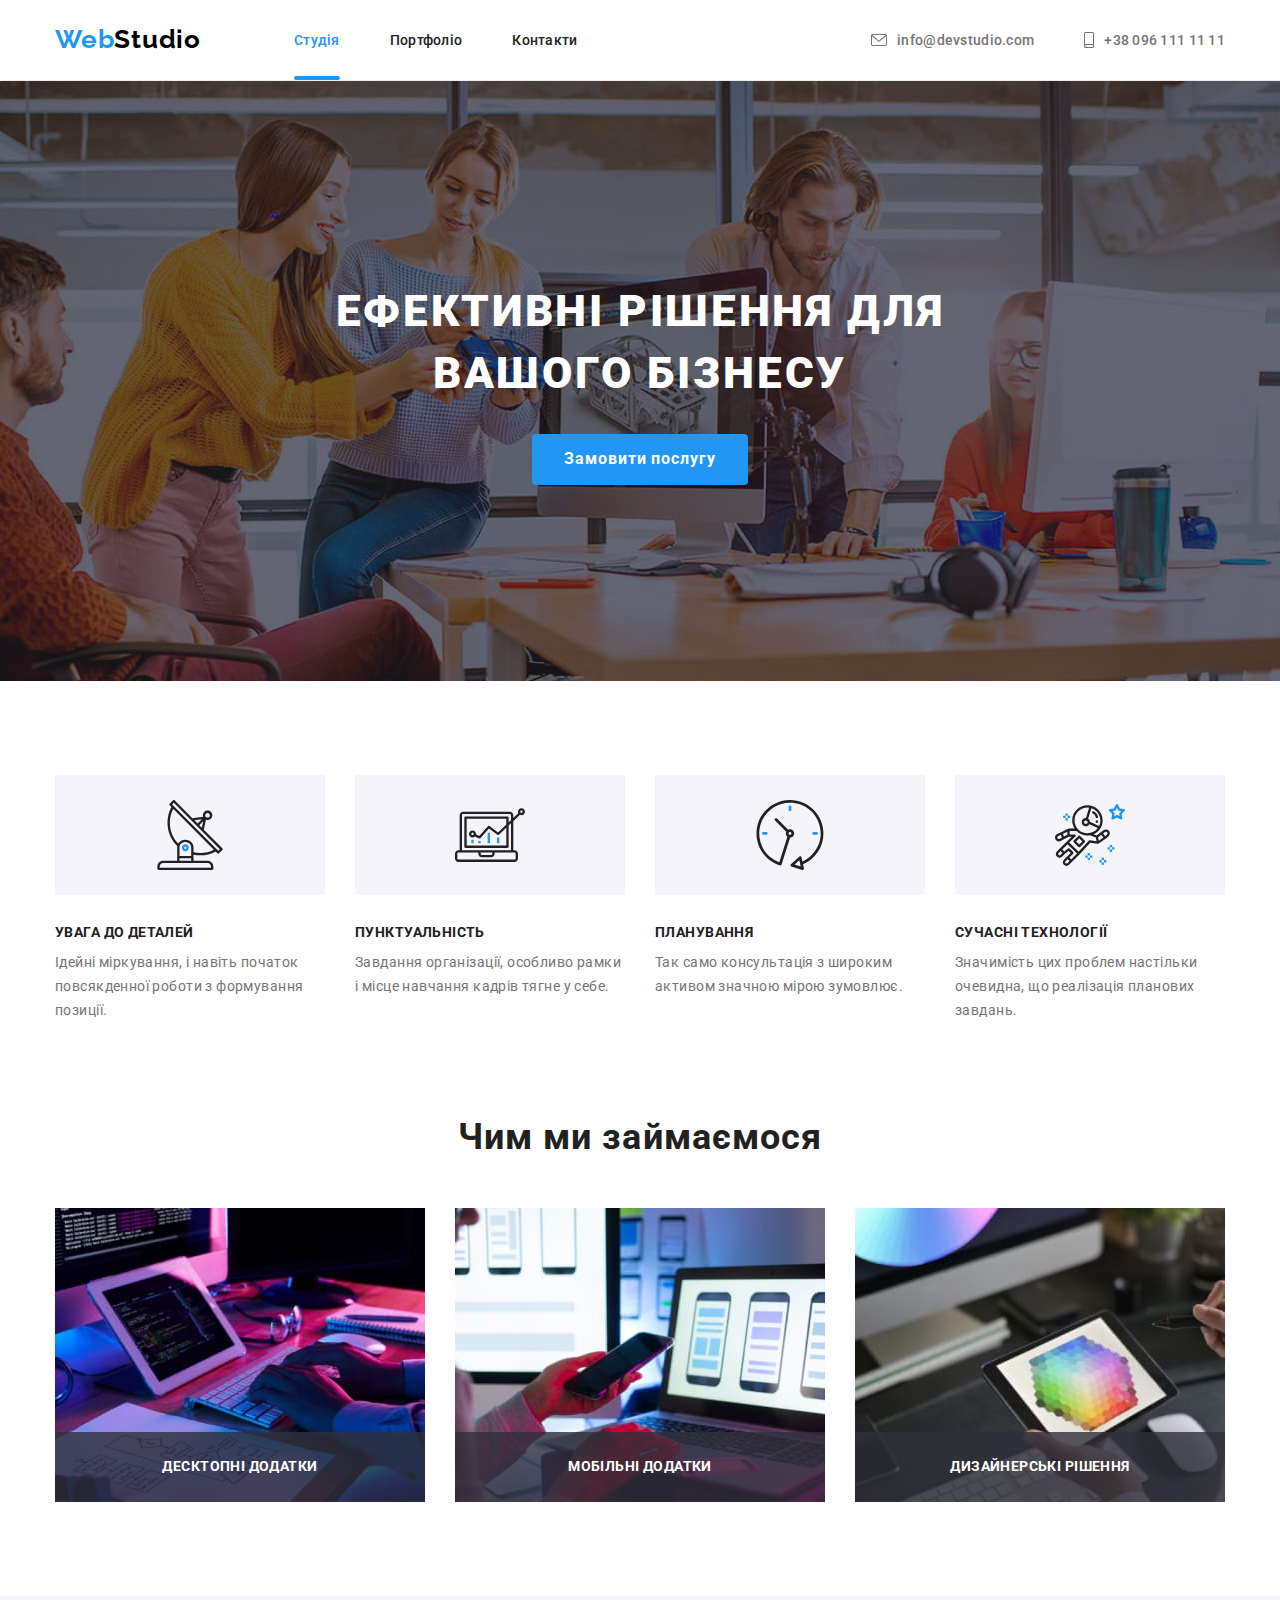
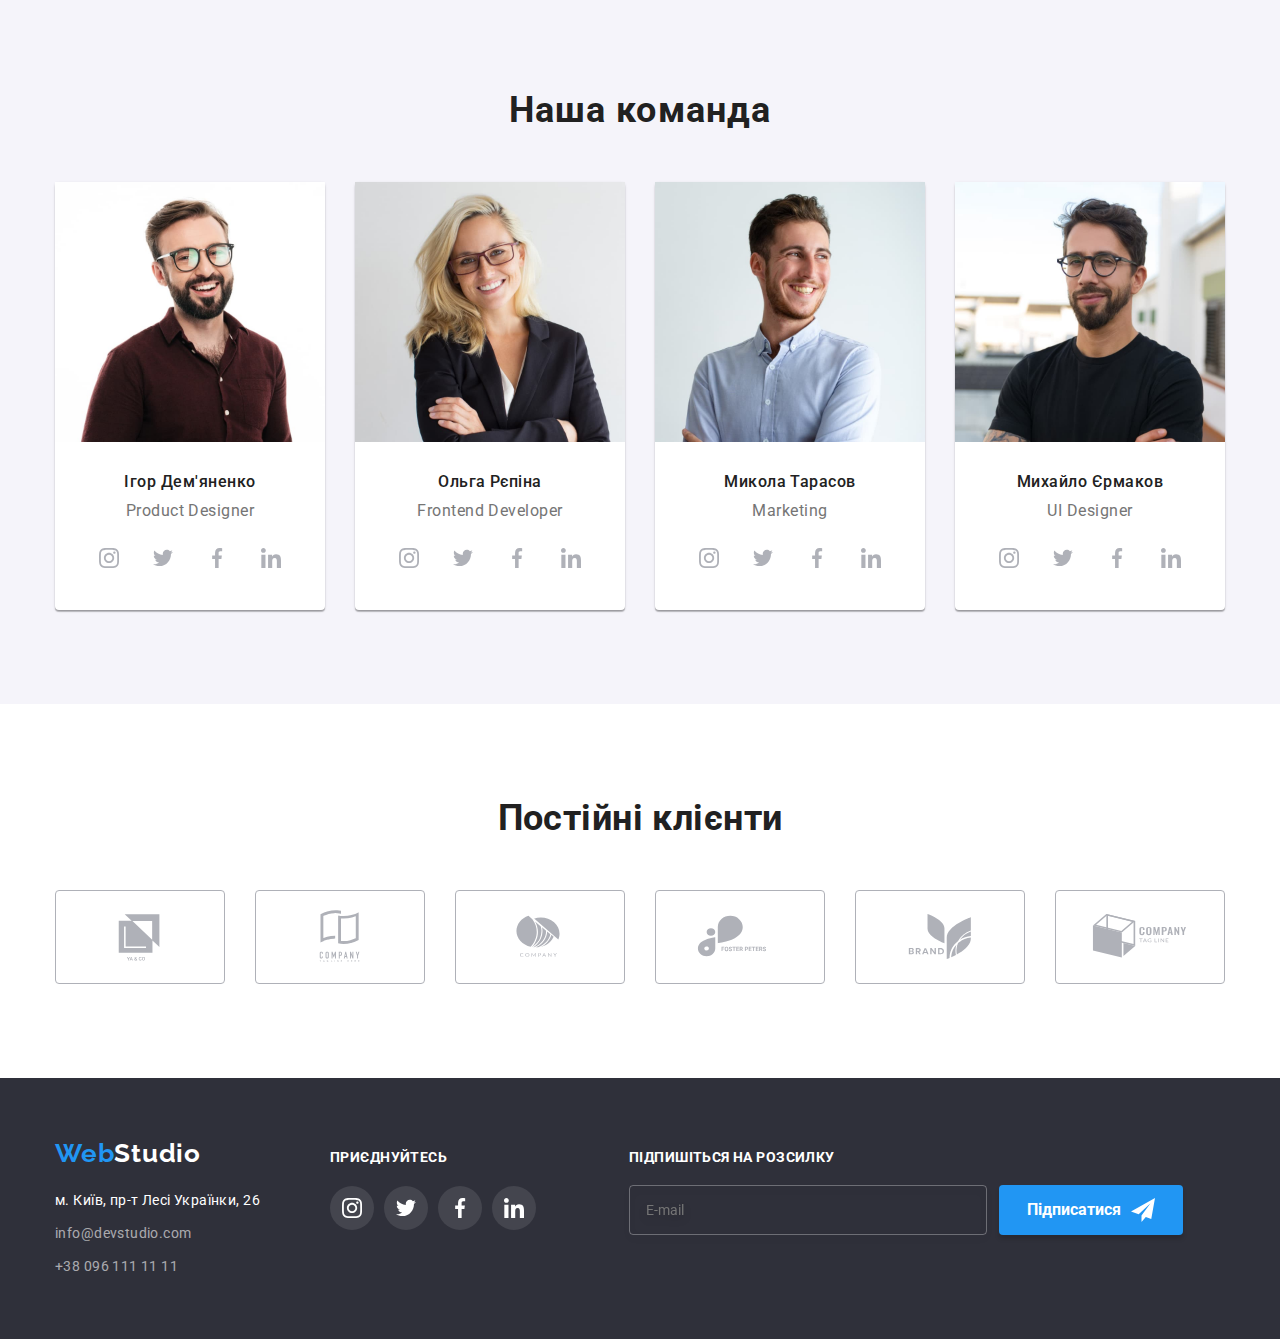
<file: index.html>
<!DOCTYPE html>
<html lang="uk">
  <head>
    <meta charset="UTF-8" />
    <meta http-equiv="X-UA-Compatible" content="IE=edge" />
    <meta name="viewport" content="width=device-width, initial-scale=1.0" />
    <title>WebStudio</title>

    <link rel="preconnect" href="https://fonts.googleapis.com" />
    <link rel="preconnect" href="https://fonts.gstatic.com" crossorigin />
    <link
      href="https://fonts.googleapis.com/css2?family=Raleway:wght@700&family=Roboto:wght@400;500;700;900&display=swap"
      rel="stylesheet"
    />

    <link
      rel="stylesheet"
      href="https://cdnjs.cloudflare.com/ajax/libs/modern-normalize/1.1.0/modern-normalize.min.css"
    />
    <link rel="stylesheet" href="./css/styles.css" />
  </head>
  <body>
    <!-- хeдер -->

    <header class="header">
      <div class="container site-nav">
        <nav class="nav">
          <a href="./index.html" class="logo"> <span class="accent-logo">Web</span>Studio </a>
          <ul class="site-menu">
            <li class="item"><a href="./index.html" class="link current">Студія</a></li>
            <li class="item"><a href="./portfolio.html" class="link">Портфоліо</a></li>
            <li class="item"><a href="" class="link">Контакти</a></li>
          </ul>
        </nav>
        <ul class="contact-list">
          <li class="item">
            <a href="mailto:info@devstudio.com" class="link">
              <svg class="contact-icon" width="16px" height="12px">
                <use href="./images/symbol-defs.svg#icon-envelope"></use>
              </svg>
              info@devstudio.com</a
            >
          </li>
          <li class="item">
            <a href="tel:+380961111111" class="link">
              <svg class="contact-icon" width="10px" height="16px">
                <use href="./images/symbol-defs.svg#icon-smartphone"></use>
              </svg>
              +38 096 111 11 11</a
            >
          </li>
        </ul>
      </div>
    </header>

    <main>
      <!-- герой -->

      <section class="hero">
        <div class="container">
          <h1 class="hero-title">Ефективні рішення для вашого бізнесу</h1>
          <button type="button" class="button" data-modal-open>Замовити послугу</button>
        </div>
      </section>
      <!--переваги -->

      <section class="section">
        <div class="container">
          <h2 class="visual-hiden">Переваги</h2>
          <ul class="benefits">
            <li class="item">
              <div class="benefits-card">
                <svg width="70px" height="70px">
                  <use href="./images/symbol-defs.svg#icon-antenna"></use>
                </svg>
              </div>
              <h3 class="benefits-title">Увага до деталей</h3>
              <p class="benefits-text">
                Ідейні міркування, і навіть початок повсякденної роботи з формування позиції.
              </p>
            </li>
            <li class="item">
              <div class="benefits-card">
                <svg width="70px" height="70px">
                  <use href="./images/symbol-defs.svg#icon-diagram"></use>
                </svg>
              </div>

              <h3 class="benefits-title">Пунктуальність</h3>
              <p class="benefits-text">
                Завдання організації, особливо рамки і місце навчання кадрів тягне у себе.
              </p>
            </li>
            <li class="item">
              <div class="benefits-card">
                <svg width="70px" height="70px">
                  <use href="./images/symbol-defs.svg#icon-clock"></use>
                </svg>
              </div>

              <h3 class="benefits-title">Планування</h3>
              <p class="benefits-text">
                Так само консультація з широким активом значною мірою зумовлює.
              </p>
            </li>
            <li class="item">
              <div class="benefits-card">
                <svg width="70px" height="70px">
                  <use href="./images/symbol-defs.svg#icon-astronaut"></use>
                </svg>
              </div>

              <h3 class="benefits-title">Сучасні технології</h3>
              <p class="benefits-text">
                Значимість цих проблем настільки очевидна, що реалізація планових завдань.
              </p>
            </li>
          </ul>
        </div>
      </section>

      <!-- Чим ми займаємося-->

      <section class="section no-padding">
        <div class="container">
          <h2 class="work-title">Чим ми займаємося</h2>
          <ul class="work-list">
            <li class="item">
              <img src="./images/workimg1.jpg" alt="Работа за комп'ютером" width="370" />
              <p class="item-descriprion">Десктопні додатки</p>
            </li>
            <li class="item">
              <img src="./images/workimg2.jpg" alt="Работа за телефоном" width="370" />
              <p class="item-descriprion">Мобільні додатки</p>
            </li>
            <li class="item">
              <img src="./images/workimg3.jpg" alt="Работа за планшетом" width="370" />
              <p class="item-descriprion">Дизайнерські рішення</p>
            </li>
          </ul>
        </div>
      </section>

      <!-- команда -->

      <section class="section team">
        <div class="container">
          <h2 class="team-title">Наша команда</h2>
          <ul class="team-list">
            <li class="card">
              <img src="./images/teamimg1.jpg" alt="Ігор Дем'яненко" width="270" />
              <div class="team-description">
                <h3 class="team-subtitle">Ігор Дем'яненко</h3>
                <p class="team-text">Product Designer</p>

                <ul class="team-links">
                  <li class="item">
                    <a class="link" href="">
                      <svg class="link-icon" width="20px" height="20px">
                        <use href="./images/symbol-defs.svg#icon-instagram"></use>
                      </svg>
                    </a>
                  </li>
                  <li class="item">
                    <a class="link" href="">
                      <svg class="link-icon" width="20px" height="20px">
                        <use href="./images/symbol-defs.svg#icon-twitter"></use>
                      </svg>
                    </a>
                  </li>
                  <li class="item">
                    <a class="link" href="">
                      <svg class="link-icon" width="20px" height="20px">
                        <use href="./images/symbol-defs.svg#icon-facebook"></use>
                      </svg>
                    </a>
                  </li>
                  <li class="item">
                    <a class="link" href="">
                      <svg class="link-icon" width="20px" height="20px">
                        <use href="./images/symbol-defs.svg#icon-linkedin"></use>
                      </svg>
                    </a>
                  </li>
                </ul>
              </div>
            </li>
            <li class="card">
              <img src="./images/teamimg2.jpg" alt="Ольга Рєпіна" width="270" />
              <div class="team-description">
                <h3 class="team-subtitle">Ольга Рєпіна</h3>
                <p class="team-text">Frontend Developer</p>

                <ul class="team-links">
                  <li class="item">
                    <a class="link" href="">
                      <svg class="link-icon" width="20px" height="20px">
                        <use href="./images/symbol-defs.svg#icon-instagram"></use>
                      </svg>
                    </a>
                  </li>
                  <li class="item">
                    <a class="link" href="">
                      <svg class="link-icon" width="20px" height="20px">
                        <use href="./images/symbol-defs.svg#icon-twitter"></use>
                      </svg>
                    </a>
                  </li>
                  <li class="item">
                    <a class="link" href="">
                      <svg class="link-icon" width="20px" height="20px">
                        <use href="./images/symbol-defs.svg#icon-facebook"></use>
                      </svg>
                    </a>
                  </li>
                  <li class="item">
                    <a class="link" href="">
                      <svg class="link-icon" width="20px" height="20px">
                        <use href="./images/symbol-defs.svg#icon-linkedin"></use>
                      </svg>
                    </a>
                  </li>
                </ul>
              </div>
            </li>
            <li class="card">
              <img src="./images/teamimg3.jpg" alt="Микола Тарасов" width="270" />
              <div class="team-description">
                <h3 class="team-subtitle">Микола Тарасов</h3>
                <p class="team-text">Marketing</p>

                <ul class="team-links">
                  <li class="item">
                    <a class="link" href="">
                      <svg class="link-icon" width="20px" height="20px">
                        <use href="./images/symbol-defs.svg#icon-instagram"></use>
                      </svg>
                    </a>
                  </li>
                  <li class="item">
                    <a class="link" href="">
                      <svg class="link-icon" width="20px" height="20px">
                        <use href="./images/symbol-defs.svg#icon-twitter"></use>
                      </svg>
                    </a>
                  </li>
                  <li class="item">
                    <a class="link" href="">
                      <svg class="link-icon" width="20px" height="20px">
                        <use href="./images/symbol-defs.svg#icon-facebook"></use>
                      </svg>
                    </a>
                  </li>
                  <li class="item">
                    <a class="link" href="">
                      <svg class="link-icon" width="20px" height="20px">
                        <use href="./images/symbol-defs.svg#icon-linkedin"></use>
                      </svg>
                    </a>
                  </li>
                </ul>
              </div>
            </li>
            <li class="card">
              <img src="./images/teamimg4.jpg" alt="Михайло Єрмаков" width="270" />
              <div class="team-description">
                <h3 class="team-subtitle">Михайло Єрмаков</h3>
                <p class="team-text">UI Designer</p>

                <ul class="team-links">
                  <li class="item">
                    <a class="link" href="">
                      <svg class="link-icon" width="20px" height="20px">
                        <use href="./images/symbol-defs.svg#icon-instagram"></use>
                      </svg>
                    </a>
                  </li>
                  <li class="item">
                    <a class="link" href="">
                      <svg class="link-icon" width="20px" height="20px">
                        <use href="./images/symbol-defs.svg#icon-twitter"></use>
                      </svg>
                    </a>
                  </li>
                  <li class="item">
                    <a class="link" href="">
                      <svg class="link-icon" width="20px" height="20px">
                        <use href="./images/symbol-defs.svg#icon-facebook"></use>
                      </svg>
                    </a>
                  </li>
                  <li class="item">
                    <a class="link" href="">
                      <svg class="link-icon" width="20px" height="20px">
                        <use href="./images/symbol-defs.svg#icon-linkedin"></use>
                      </svg>
                    </a>
                  </li>
                </ul>
              </div>
            </li>
          </ul>
        </div>
      </section>

      <!-- Постійні клієнти -->

      <section class="section">
        <div class="container">
          <h2 class="clients-title">Постійні клієнти</h2>
          <ul class="clients-list">
            <li class="item">
              <a class="link" href="">
                <svg class="link-icon" width="106px" height="60px">
                  <use href="./images/symbol-defs.svg#icon-company-one"></use>
                </svg>
              </a>
            </li>
            <li class="item">
              <a class="link" href="">
                <svg class="link-icon" width="106px" height="60px">
                  <use href="./images/symbol-defs.svg#icon-company-two"></use>
                </svg>
              </a>
            </li>
            <li class="item">
              <a class="link" href="">
                <svg class="link-icon" width="106px" height="60px">
                  <use href="./images/symbol-defs.svg#icon-company-three"></use>
                </svg>
              </a>
            </li>
            <li class="item">
              <a class="link" href="">
                <svg class="link-icon" width="106px" height="60px">
                  <use href="./images/symbol-defs.svg#icon-company-four"></use>
                </svg>
              </a>
            </li>
            <li class="item">
              <a class="link" href="">
                <svg class="link-icon" width="106px" height="60px">
                  <use href="./images/symbol-defs.svg#icon-company-five"></use>
                </svg>
              </a>
            </li>
            <li class="item">
              <a class="link" href="">
                <svg class="link-icon" width="106px" height="60px">
                  <use href="./images/symbol-defs.svg#icon-company-six"></use>
                </svg>
              </a>
            </li>
          </ul>
        </div>
      </section>
    </main>

    <!-- футер -->

    <footer class="footer">
      <div class="container footer-info">
        <div class="address">
          <a href="./index.html" class="footer-logo">
            <span class="accent-logo">Web</span>Studio
          </a>
          <address>
            <ul class="footer-list">
              <li class="item">
                <a
                  href="https://goo.gl/maps/CPtrU1FHBa2aNyZL9"
                  target="_blank"
                  rel="noopener noreferrer nofollow"
                  class="footer-address"
                >
                  м. Київ, пр-т Лесі Українки, 26
                </a>
              </li>
              <li class="item">
                <a href="mailto:info@devstudio.com" class="footer-link">info@devstudio.com</a>
              </li>
              <li class="item">
                <a href="tel:+380961111111" class="footer-link">+38 096 111 11 11</a>
              </li>
            </ul>
          </address>
        </div>

        <div class="social">
          <p class="social-title">Приєднуйтесь</p>
          <ul class="social-links">
            <li class="item">
              <a class="link" href="">
                <svg class="social-icon" width="20px" height="20px">
                  <use href="./images/symbol-defs.svg#icon-instagram"></use>
                </svg>
              </a>
            </li>
            <li class="item">
              <a class="link" href="">
                <svg class="social-icon" width="20px" height="20px">
                  <use href="./images/symbol-defs.svg#icon-twitter"></use>
                </svg>
              </a>
            </li>
            <li class="item">
              <a class="link" href="">
                <svg class="social-icon" width="20px" height="20px">
                  <use href="./images/symbol-defs.svg#icon-facebook"></use>
                </svg>
              </a>
            </li>
            <li class="item">
              <a class="link" href="">
                <svg class="social-icon" width="20px" height="20px">
                  <use href="./images/symbol-defs.svg#icon-linkedin"></use>
                </svg>
              </a>
            </li>
          </ul>
        </div>

        <div class="subscribtion">
          <p class="subscribtion-title">Підпишіться на розсилку</p>

          <form class="foter-form">
            <label for="mail"></label>
            <input type="email" name="mail" id="mail" placeholder="E-mail" required />

            <button class="subscribe-button" type="submit">
              Підписатися
              <svg class="btn-icon" width="24px" height="24px">
                <use href="./images/symbol-defs.svg#icon-icon-send"></use>
              </svg>
            </button>
          </form>
        </div>
      </div>
    </footer>

    <!-- модалка -->

    <div class="backdrop is-hidden" data-modal>
      <div class="modal">
        <button data-modal-close class="close-btn" type="button">
          <svg width="18px" height="18px">
            <use href="./images/symbol-defs.svg#icon-close-black"></use>
          </svg>
        </button>

        <form class="form">
          <p class="form-title">Залиште свої дані, ми вам передзвонимо</p>

          <label class="form-field">
            <span class="label">Ім'я</span>
            <input class="form-input" type="text" name="name" required />

            <svg class="form-icon" width="18px" height="18px">
              <use href="./images/symbol-defs.svg#icon-person-black"></use>
            </svg>
          </label>

          <label class="form-field">
            <span class="label">Телефон</span>
            <input class="form-input" type="tel" name="tel" required />
            <svg class="form-icon" width="18px" height="18px">
              <use href="./images/symbol-defs.svg#icon-phone-black"></use>
            </svg>
          </label>

          <label class="form-field">
            <span class="label">Пошта</span>
            <input class="form-input" type="email" name="mail" required />
            <svg class="form-icon" width="18px" height="18px">
              <use href="./images/symbol-defs.svg#icon-email-black"></use>
            </svg>
          </label>

          <div class="form-textarea">
            <label for="comment">Коментар</label>
            <textarea name="comment" id="comment" placeholder="Введідь текст"></textarea>
          </div>

          <label class="checkbox">
            <input class="checkbox-input" type="checkbox" name="agreement" />
            <span class="checkbox-icon"></span>
            Погоджуюся з розсилкою та приймаю
            <a class="link" href="">Умови договору</a>
          </label>

          <button class="button" type="submit">Відправити</button>
        </form>
      </div>
    </div>

    <script src="./js/modal.js"></script>
  </body>
</html>
</file>
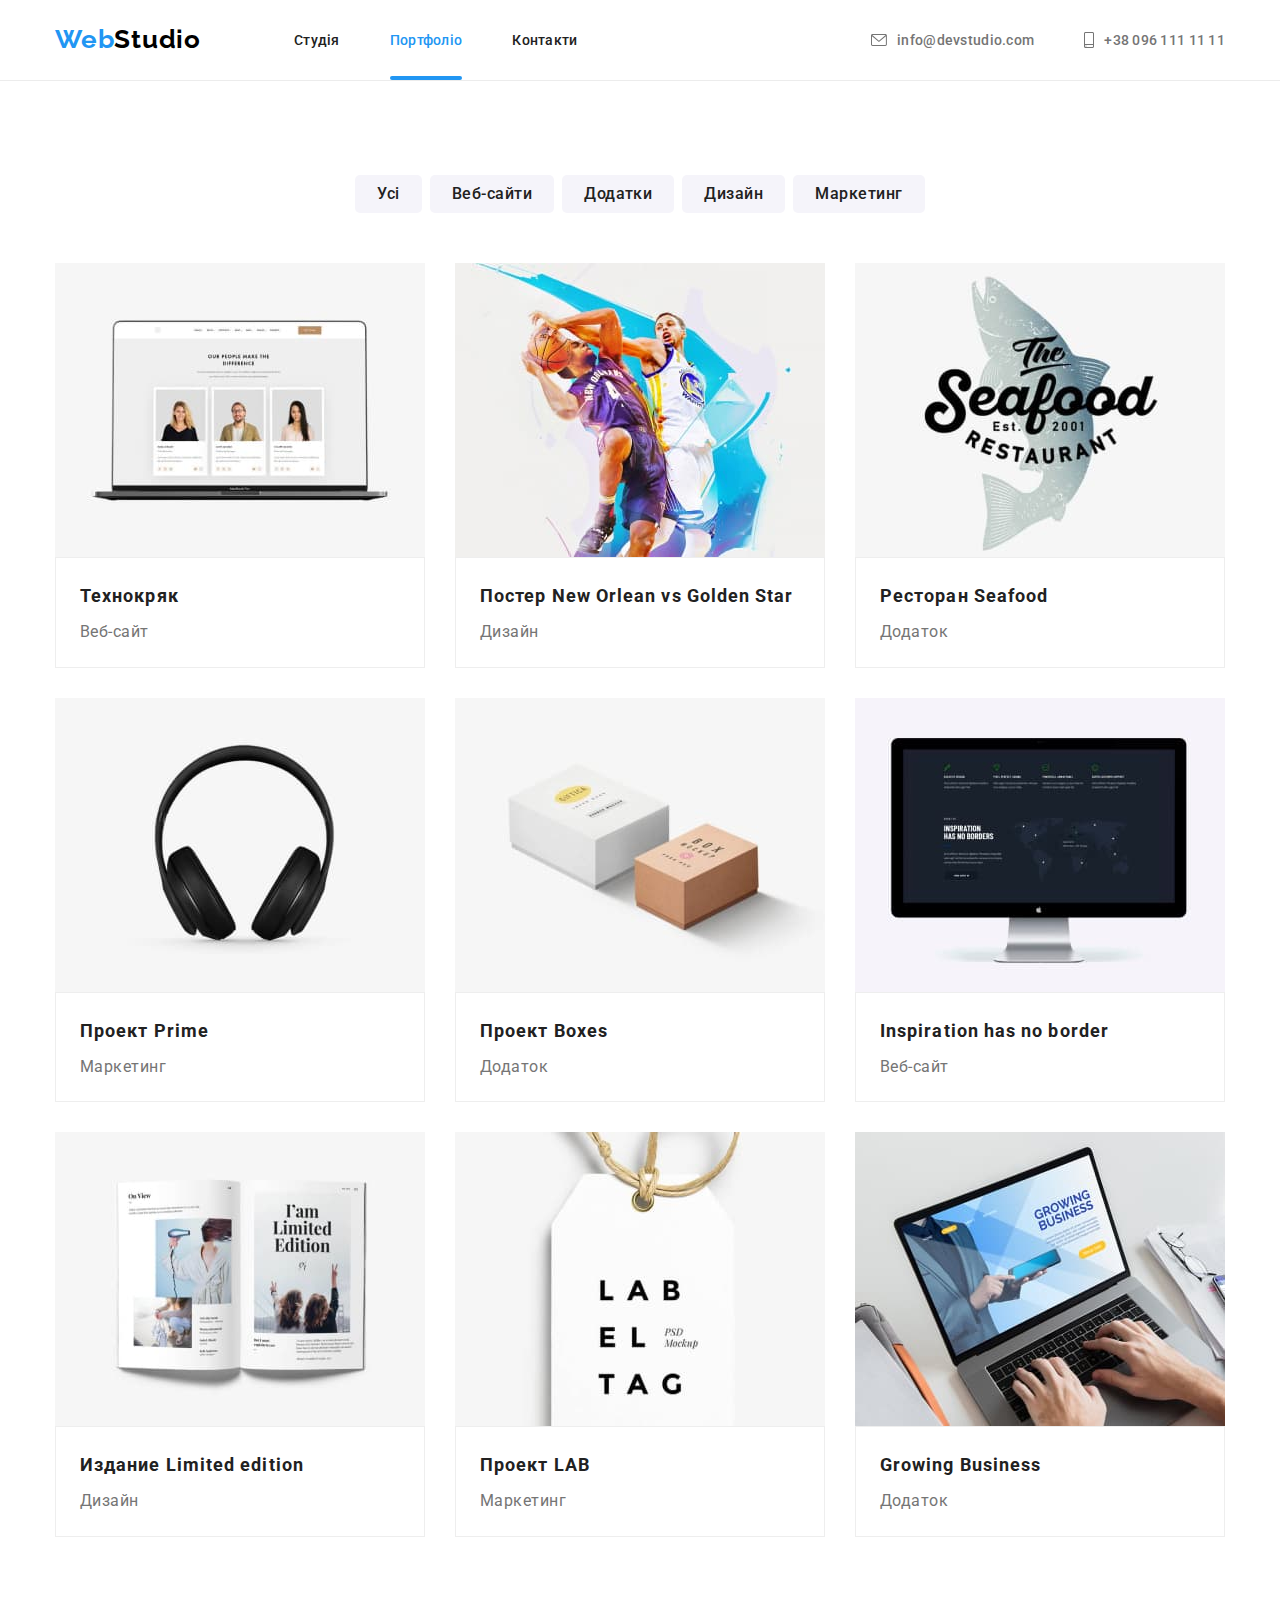
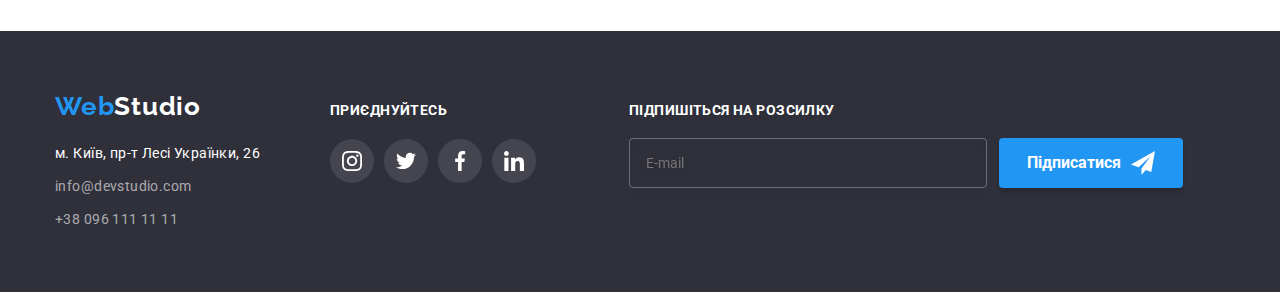
<file: portfolio.html>
<!DOCTYPE html>
<html lang="uk">
  <head>
    <meta charset="UTF-8" />
    <meta http-equiv="X-UA-Compatible" content="IE=edge" />
    <meta name="viewport" content="width=device-width, initial-scale=1.0" />
    <title>WebStudio</title>

    <link rel="preconnect" href="https://fonts.googleapis.com" />
    <link rel="preconnect" href="https://fonts.gstatic.com" crossorigin />
    <link
      href="https://fonts.googleapis.com/css2?family=Raleway:wght@700&family=Roboto:wght@400;500;700;900&display=swap"
      rel="stylesheet"
    />

    <link
      rel="stylesheet"
      href="https://cdnjs.cloudflare.com/ajax/libs/modern-normalize/1.1.0/modern-normalize.min.css"
    />
    <link rel="stylesheet" href="./css/styles.css" />
  </head>
  <body>
    <!-- хедер -->

    <header class="header">
      <div class="container site-nav">
        <nav class="nav">
          <a href="./index.html" class="logo"> <span class="accent-logo">Web</span>Studio</a>
          <ul class="site-menu">
            <li class="item"><a href="./index.html" class="link">Студія</a></li>
            <li class="item"><a href="./portfolio.html" class="link current">Портфоліо</a></li>
            <li class="item"><a href="" class="link">Контакти</a></li>
          </ul>
        </nav>
        <ul class="contact-list">
          <li class="item">
            <a href="mailto:info@devstudio.com" class="link">
              <svg class="contact-icon" width="16px" height="12px">
                <use href="./images/symbol-defs.svg#icon-envelope"></use>
              </svg>
              info@devstudio.com</a
            >
          </li>
          <li class="item">
            <a href="tel:+380961111111" class="link">
              <svg class="contact-icon" width="10px" height="16px">
                <use href="./images/symbol-defs.svg#icon-smartphone"></use>
              </svg>
              +38 096 111 11 11</a
            >
          </li>
        </ul>
      </div>
    </header>

    <main>
      <!-- герой -->

      <section class="section">
        <div class="container">
          <h1 class="visual-hiden">Портфоліо</h1>
          <ul class="buttons-list">
            <li class="item"><button type="button" class="button curent">Усі</button></li>
            <li class="item"><button type="button" class="button">Веб-сайти</button></li>
            <li class="item"><button type="button" class="button">Додатки</button></li>
            <li class="item"><button type="button" class="button">Дизайн</button></li>
            <li class="item"><button type="button" class="button">Маркетинг</button></li>
          </ul>

          <ul class="galery">
            <li class="galery-card">
              <a class="link" href="">
                <div class="thumb">
                  <img src="./images/portf1.jpg" alt="Ноутбук" width="370" />
                  <div class="overlay">
                    <p class="overlay-desc">
                      Ресурс пропонує комплексні пропозиції з різним рівнем функціоналу та сервісів.
                      Все це дозволить відвідувачу отримати вичерпні відомості про компанію чи
                      приватну особу.
                    </p>
                  </div>
                </div>
                <div class="card-info">
                  <h2 class="card-title">Технокряк</h2>
                  <p class="card-text">Веб-сайт</p>
                </div>
              </a>
            </li>
            <li class="galery-card">
              <a href="" class="link">
                <div class="thumb">
                  <img
                    src="./images/portf2.jpg"
                    alt="Баскетбольний матч New Orlean vs Golden Star"
                    width="370"
                  />
                  <div class="overlay">
                    <p class="overlay-desc">
                      Ресурс пропонує комплексні пропозиції з різним рівнем функціоналу та сервісів.
                      Все це дозволить відвідувачу отримати вичерпні відомості про компанію чи
                      приватну особу.
                    </p>
                  </div>
                </div>

                <div class="card-info">
                  <h2 class="card-title">Постер New Orlean vs Golden Star</h2>
                  <p class="card-text">Дизайн</p>
                </div>
              </a>
            </li>
            <li class="galery-card">
              <a href="" class="link">
                <div class="thumb">
                  <img src="./images/portf3.jpg" alt="Постер ресторана Seafood" width="370" />
                  <div class="overlay">
                    <p class="overlay-desc">
                      Ресурс пропонує комплексні пропозиції з різним рівнем функціоналу та сервісів.
                      Все це дозволить відвідувачу отримати вичерпні відомості про компанію чи
                      приватну особу.
                    </p>
                  </div>
                </div>

                <div class="card-info">
                  <h2 class="card-title">Ресторан Seafood</h2>
                  <p class="card-text">Додаток</p>
                </div>
              </a>
            </li>
            <li class="galery-card">
              <a href="" class="link">
                <div class="thumb">
                  <img src="./images/portf4.jpg" alt="Навушники" width="370" />
                  <div class="overlay">
                    <p class="overlay-desc">
                      Ресурс пропонує комплексні пропозиції з різним рівнем функціоналу та сервісів.
                      Все це дозволить відвідувачу отримати вичерпні відомості про компанію чи
                      приватну особу.
                    </p>
                  </div>
                </div>

                <div class="card-info">
                  <h2 class="card-title">Проект Prime</h2>
                  <p class="card-text">Маркетинг</p>
                </div>
              </a>
            </li>
            <li class="galery-card">
              <a href="" class="link">
                <div class="thumb">
                  <img src="./images/portf5.jpg" alt="Дві коробки" width="370" />
                  <div class="overlay">
                    <p class="overlay-desc">
                      Ресурс пропонує комплексні пропозиції з різним рівнем функціоналу та сервісів.
                      Все це дозволить відвідувачу отримати вичерпні відомості про компанію чи
                      приватну особу.
                    </p>
                  </div>
                </div>

                <div class="card-info">
                  <h2 class="card-title">Проект Boxes</h2>
                  <p class="card-text">Додаток</p>
                </div>
              </a>
            </li>
            <li class="galery-card">
              <a href="" class="link">
                <div class="thumb">
                  <img src="./images/portf6.jpg" alt="Екран монитора" width="370" />
                  <div class="overlay">
                    <p class="overlay-desc">
                      Ресурс пропонує комплексні пропозиції з різним рівнем функціоналу та сервісів.
                      Все це дозволить відвідувачу отримати вичерпні відомості про компанію чи
                      приватну особу.
                    </p>
                  </div>
                </div>

                <div class="card-info">
                  <h2 class="card-title">Inspiration has no border</h2>
                  <p class="card-text">Веб-сайт</p>
                </div>
              </a>
            </li>
            <li class="galery-card">
              <a href="" class="link">
                <div class="thumb">
                  <img src="./images/portf7.jpg" alt="Відкритий журнал" width="370" />
                  <div class="overlay">
                    <p class="overlay-desc">
                      Ресурс пропонує комплексні пропозиції з різним рівнем функціоналу та сервісів.
                      Все це дозволить відвідувачу отримати вичерпні відомості про компанію чи
                      приватну особу.
                    </p>
                  </div>
                </div>

                <div class="card-info">
                  <h2 class="card-title">Издание Limited edition</h2>
                  <p class="card-text">Дизайн</p>
                </div>
              </a>
            </li>
            <li class="galery-card">
              <a href="" class="link">
                <div class="thumb">
                  <img src="./images/portf8.jpg" alt="Лейбл проекта LAB" width="370" />
                  <div class="overlay">
                    <p class="overlay-desc">
                      Ресурс пропонує комплексні пропозиції з різним рівнем функціоналу та сервісів.
                      Все це дозволить відвідувачу отримати вичерпні відомості про компанію чи
                      приватну особу.
                    </p>
                  </div>
                </div>

                <div class="card-info">
                  <h2 class="card-title">Проект LAB</h2>
                  <p class="card-text">Маркетинг</p>
                </div>
              </a>
            </li>
            <li class="galery-card">
              <a href="" class="link">
                <div class="thumb">
                  <img src="./images/portf9.jpg" alt="Людина працює за ноутбуком" width="370" />
                  <div class="overlay">
                    <p class="overlay-desc">
                      Ресурс пропонує комплексні пропозиції з різним рівнем функціоналу та сервісів.
                      Все це дозволить відвідувачу отримати вичерпні відомості про компанію чи
                      приватну особу.
                    </p>
                  </div>
                </div>

                <div class="card-info">
                  <h2 class="card-title">Growing Business</h2>
                  <p class="card-text">Додаток</p>
                </div>
              </a>
            </li>
          </ul>
        </div>
      </section>
    </main>

    <!-- футер -->

    <footer class="footer">
      <div class="container footer-info">
        <div class="address">
          <a href="./index.html" class="footer-logo">
            <span class="accent-logo">Web</span>Studio
          </a>
          <address>
            <ul class="footer-list">
              <li class="item">
                <a
                  href="https://goo.gl/maps/CPtrU1FHBa2aNyZL9"
                  target="_blank"
                  rel="noopener noreferrer nofollow"
                  class="footer-address"
                >
                  м. Київ, пр-т Лесі Українки, 26
                </a>
              </li>
              <li class="item">
                <a href="mailto:info@devstudio.com" class="footer-link">info@devstudio.com</a>
              </li>
              <li class="item">
                <a href="tel:+380961111111" class="footer-link">+38 096 111 11 11</a>
              </li>
            </ul>
          </address>
        </div>

        <div class="social">
          <h2 class="social-title">Приєднуйтесь</h2>
          <ul class="social-links">
            <li class="item">
              <a class="link" href="">
                <svg class="social-icon" width="20px" height="20px">
                  <use href="./images/symbol-defs.svg#icon-instagram"></use>
                </svg>
              </a>
            </li>
            <li class="item">
              <a class="link" href="">
                <svg class="social-icon" width="20px" height="20px">
                  <use href="./images/symbol-defs.svg#icon-twitter"></use>
                </svg>
              </a>
            </li>
            <li class="item">
              <a class="link" href="">
                <svg class="social-icon" width="20px" height="20px">
                  <use href="./images/symbol-defs.svg#icon-facebook"></use>
                </svg>
              </a>
            </li>
            <li class="item">
              <a class="link" href="">
                <svg class="social-icon" width="20px" height="20px">
                  <use href="./images/symbol-defs.svg#icon-linkedin"></use>
                </svg>
              </a>
            </li>
          </ul>
        </div>

        <div class="subscribtion">
          <p class="subscribtion-title">Підпишіться на розсилку</p>

          <div class="foter-form">
            <label for="mail"></label>
            <input type="email" name="mail" id="mail" placeholder="E-mail" />

            <button class="subscribe-button" type="submit">
              Підписатися
              <svg class="btn-icon" width="24px" height="24px">
                <use href="./images/symbol-defs.svg#icon-icon-send"></use>
              </svg>
            </button>
          </div>
        </div>
      </div>
    </footer>
  </body>
</html>
</file>
<file: css/styles.css>
:root {
  --main-text-color: #757575;
  --background-color: #ffffff;
  --secondary-background-color: #f5f4fa;
  --main-black-color: #212121;
  --seconadary-black-color: #000000;
  --accent-color: #2196f3;
  --hover-accent-color: #1f84d7;
  --footer-background-color: #2f303a;
  --button-bgc-color: #eeeeee;
  --header-border-color: #ececec;
  --time-function: cubic-bezier(0.4, 0, 0.2, 1);
}

body {
  color: var(--main-text-color);
  font-family: 'Roboto', sans-serif;
  font-size: 14px;
  letter-spacing: 0.03em;
  background-color: var(--background-color);
}

ul {
  list-style-type: none;
  margin: 0;
  padding: 0;
}

h1,
h2,
h3,
h4,
h5,
h6,
p {
  margin-top: 0;
  margin-bottom: 0;
}

button {
  display: block;
  margin: 0;
  cursor: pointer;
  border: none;
  border-radius: 4px;
}

img {
  display: block;
  max-width: 100%;
  height: auto;
}
.container {
  width: 1200px;
  padding-left: 15px;
  padding-right: 15px;
  margin-left: auto;
  margin-right: auto;
}

.section {
  padding-top: 94px;
  padding-bottom: 94px;
}

address {
  font-style: normal;
}
.section.no-padding {
  padding-top: 0;
}

.visual-hiden {
  position: absolute;
  width: 1px;
  height: 1px;
  margin: -1px;
  border: 0;
  padding: 0;

  white-space: nowrap;
  clip-path: inset(100%);
  clip: rect(0 0 0 0);
  overflow: hidden;
}

.link {
  color: var(--main-text-color);
  text-decoration: none;
}
/* хедер */

.header {
  border-bottom: 1px solid var(--header-border-color);
}

.site-nav {
  display: flex;
  align-items: center;
}

.nav {
  display: flex;
  align-items: center;
}

.logo {
  color: var(--seconadary-black-color);

  font-family: 'Raleway', sans-serif;
  font-weight: 700;
  font-size: 26px;
  line-height: 1.2;
  letter-spacing: 0.03em;
  text-decoration: none;

  margin-right: 93px;
  padding-top: 24px;
  padding-bottom: 25px;
}

.accent-logo {
  color: var(--accent-color);
}

.site-menu {
  display: flex;
}

.site-menu .item:not(:first-child) {
  margin-left: 50px;
}

.site-menu .link {
  position: relative;
  padding-top: 32px;
  padding-bottom: 32px;

  color: var(--main-black-color);

  font-weight: 500;
  font-size: 14px;
  line-height: 1.14;
  letter-spacing: 0.02em;
  text-decoration: none;

  transition: color 250ms var(--time-function);
}

.site-menu .link:hover,
.site-menu .link:focus {
  color: var(--accent-color);
}

.site-menu .link.current {
  color: var(--accent-color);
}

.site-menu .link.current::after {
  content: '';
  position: absolute;
  left: 0;
  bottom: 0;
  display: block;
  width: 100%;
  height: 4px;

  border-radius: 2px;
  background-color: var(--accent-color);
}

.contact-list .link {
  display: flex;
  align-items: center;

  color: var(--main-text-color);

  font-weight: 500;
  font-size: 14px;
  line-height: 1.14px;
  letter-spacing: 0.02em;
  text-decoration: none;

  transition: color 250ms var(--time-function);
}

.contact-list .link:hover,
.contact-list .link:focus {
  color: var(--accent-color);
}

.contact-list {
  display: flex;
  align-items: center;
  margin-left: auto;
}

.contact-list .item:not(:first-child) {
  margin-left: 50px;
}

.contact-icon {
  fill: currentColor;
  margin-right: 10px;
}

/* герой index.html */

.hero {
  background-color: var(--footer-background-color);
  max-width: 1600px;
  height: 600px;
  padding-top: 200px;
  padding-bottom: 200px;
  margin: 0 auto;

  background-image: linear-gradient(rgba(47, 48, 58, 0.4), rgba(47, 48, 58, 0.4)),
    url(../images/bgcimage.jpg);
  background-position: center;
  background-size: cover;
  background-repeat: no-repeat;
}

.hero-title {
  color: var(--background-color);

  font-weight: 900;
  font-size: 44px;
  line-height: 1.4;
  text-align: center;
  letter-spacing: 0.06em;
  text-transform: uppercase;

  width: 696px;
  margin: 0 auto 30px;
}

.hero .button {
  color: var(--background-color);
  background-color: var(--accent-color);

  font-family: inherit;
  font-weight: 700;
  font-size: 16px;
  line-height: 1.9;

  letter-spacing: 0.06em;
  border-style: none;
  border-radius: 4px;
  cursor: pointer;

  display: flex;
  align-items: center;
  text-align: center;
  margin: 0 auto;
  min-width: 200px;
  padding: 10px 32px;

  transition: background-color 250ms var(--time-function);
}

.hero .button:hover,
.hero .button:focus {
  background-color: var(--hover-accent-color);
}

/* переваги */

.benefits {
  display: flex;
  justify-content: space-between;
}

.benefits .item:not(:last-child) {
  width: 270px;
  margin-right: 30px;
}

.benefits-card {
  display: flex;
  justify-content: center;
  align-items: center;

  width: 270px;
  height: 120px;
  margin-bottom: 30px;
  background-color: var(--secondary-background-color);
}

.benefits-title {
  color: var(--main-black-color);

  font-weight: 700;
  font-size: 14px;
  line-height: 1.14;
  letter-spacing: 0.03em;
  text-transform: uppercase;

  margin-bottom: 10px;
}

.benefits-text {
  color: var(--main-text-color);

  font-size: 14px;
  line-height: 1.7;
  letter-spacing: 0.03em;
}

/* чим ми займаємося */

.work-title,
.team-title {
  color: var(--main-black-color);

  font-weight: 700;
  font-size: 36px;
  line-height: 1.16;
  text-align: center;
  letter-spacing: 0.03em;

  margin: 0 auto 50px;
}

.work-list {
  display: flex;
}

.work-list .item:not(:last-child) {
  margin-right: 30px;
}

.work-list .item {
  position: relative;
}

.item-descriprion {
  position: absolute;
  left: 0;
  bottom: 0;
  width: 100%;
  height: 70px;
  display: flex;
  justify-content: center;
  align-items: center;

  font-weight: 700;
  line-height: 1.14;
  text-transform: uppercase;

  color: var(--background-color);
  background-color: rgba(47, 48, 58, 0.8);
}

/* команда */

.section.team {
  background-color: var(--secondary-background-color);
}

.team-subtitle {
  color: var(--main-black-color);

  font-weight: 500;
  font-size: 16px;
  line-height: 1.2;
  text-align: center;
  letter-spacing: 0.03em;
  margin-bottom: 10px;
}

.team-text {
  color: var(--main-text-color);

  font-size: 16px;
  line-height: 1.2;
  text-align: center;
  letter-spacing: 0.03em;

  margin-bottom: 16px;
}

.team-description {
  padding: 30px 0;
}

.team-list {
  display: flex;
}

.team-list > .card {
  width: 270px;

  background-color: #ffffff;

  box-shadow: 0px 1px 3px rgba(0, 0, 0, 0.12), 0px 1px 1px rgba(0, 0, 0, 0.14),
    0px 2px 1px rgba(0, 0, 0, 0.2);
  border-radius: 4px;
}

.team-list .card:not(:last-child) {
  margin-right: 30px;
}

/* team social links */
.link-icon {
  fill: currentColor;
}

.team-links {
  display: flex;
  justify-content: center;
}

.team-links .link {
  display: flex;
  width: 44px;
  height: 44px;
  border-radius: 50%;
  align-items: center;
  justify-content: center;
  color: #afb1b8;
  background-color: var(--background-color);

  transition: color 250ms var(--time-function), background-color 250ms var(--time-function);
}

.team-links {
  display: flex;
}

.team-links .link:hover,
.team-links .link:focus {
  color: var(--background-color);
  background-color: var(--accent-color);
}

.team-links .item:not(:last-child) {
  margin-right: 10px;
}

/* Clients */
.clients-title {
  color: var(--main-black-color);
  font-weight: 700;
  font-size: 36px;
  line-height: 1.16;
  text-align: center;

  margin-bottom: 50px;
}

.clients-list {
  display: flex;
  justify-content: center;
}

.clients-list .link {
  display: flex;
  justify-content: center;
  align-items: center;
  width: 170px;
  height: 94px;

  color: #afb1b8;

  border: 1px solid #afb1b8;
  border-radius: 4px;

  transition: color 250ms var(--time-function), border-color 250ms var(--time-function);
}

.clients-list .item:not(:last-child) {
  margin-right: 30px;
}

.clients-list .link:hover,
.clients-list .link:focus {
  border-color: var(--accent-color);
  color: var(--accent-color);
}

.buttons-list {
  display: flex;
  justify-content: center;
  margin-bottom: 50px;
}

.buttons-list .item:not(:first-child) {
  margin-left: 8px;
}

.buttons-list .button {
  color: var(--main-black-color);
  background-color: var(--secondary-background-color);

  font-family: inherit;
  font-style: normal;
  font-weight: 500;
  font-size: 16px;
  line-height: 1.6;
  text-align: center;
  letter-spacing: 0.03em;
  border-style: none;
  border-radius: 5px;
  cursor: pointer;

  padding: 6px 22px;

  transition: color 250ms var(--time-function), background-color 250ms var(--time-function),
    box-shadow 250ms var(--time-function);
}

.buttons-list .button:hover,
.buttons-list .button:focus {
  color: var(--background-color);
  background-color: var(--accent-color);

  box-shadow: 0px 3px 1px rgba(0, 0, 0, 0.12), 0px 1px 2px rgba(0, 0, 0, 0.08),
    0px 2px 2px rgba(0, 0, 0, 0.12);
}

.buttons-list .button.current {
  color: var(--background-color);
  background-color: var(--accent-color);

  box-shadow: 0px 3px 1px rgba(0, 0, 0, 0.12), 0px 1px 2px rgba(0, 0, 0, 0.08),
    0px 2px 2px rgba(0, 0, 0, 0.12);
}

.galery {
  display: flex;
  flex-wrap: wrap;
}

.galery-card {
  width: calc((100% - 60px) / 3);
  margin-right: 30px;
  margin-bottom: 30px;

  transition: box-shadow 250ms var(--time-function);
}

.galery-card .link {
  display: block;
}

.galery-card .link:hover,
.galery-card .link:focus {
  box-shadow: 0px 1px 1px rgba(0, 0, 0, 0.12), 0px 4px 4px rgba(0, 0, 0, 0.06),
    1px 4px 6px rgba(0, 0, 0, 0.16);
}

.galery-card .link:hover .overlay,
.galery-card .link:focus .overlay {
  transform: translateY(0);
}
.galery .galery-card:nth-child(3n) {
  margin-right: 0;
}

.galery .galery-card:nth-last-child(-n + 3) {
  margin-bottom: 0;
}
.galery-card .card-title {
  color: var(--main-black-color);

  font-weight: 700;
  font-size: 18px;
  line-height: 2;
  letter-spacing: 0.06em;

  margin-bottom: 4px;
}

.galery-card .card-text {
  color: var(--main-text-color);

  font-size: 16px;
  line-height: 1.8;
  letter-spacing: 0.03em;
}

.card-info {
  border: 1px solid var(--button-bgc-color);
  padding: 20px 24px;
}

.thumb {
  position: relative;
  overflow: hidden;
}

.overlay {
  position: absolute;
  left: 0;
  top: 0;
  width: 100%;
  padding: 63px 24px;
  background: rgba(33, 150, 243, 0.9);

  transform: translateY(100%);
  transition: transform 250ms var(--time-function);
}

.overlay-desc {
  font-weight: 400;
  font-size: 18px;
  line-height: 1.56;

  color: var(--background-color);
}

/* футер */

.container.footer-info {
  display: flex;
  align-items: baseline;
}

.address {
  margin-right: 70px;
}

.footer {
  background-color: var(--footer-background-color);
  padding: 60px 0;
}

.footer-logo {
  color: var(--background-color);

  display: inline-block;
  padding: 0;
  margin-bottom: 20px;

  font-family: 'Raleway', sans-serif;
  font-weight: 700;
  font-size: 26px;
  line-height: 1.2;
  letter-spacing: 0.03em;
  text-decoration: none;
}

.footer-address {
  color: var(--background-color);

  font-weight: 400;
  font-size: 14px;
  line-height: 1.7;
  letter-spacing: 0.03em;
  text-decoration: none;

  transition: color 250ms var(--time-function);
}

.footer-address:hover,
.footer-address:focus {
  color: var(--accent-color);
}

.footer-list .item:not(:last-child) {
  margin-bottom: 9px;
}

.footer-link {
  color: rgba(255, 255, 255, 0.6);

  font-weight: 400;
  font-size: 14px;
  line-height: 1.7;
  letter-spacing: 0.03em;
  text-decoration: none;
  display: inline-block;

  transition: color 250ms var(--time-function);
}

.footer-link:hover,
.footer-link:focus {
  color: var(--accent-color);
}

.social {
  margin-right: 93px;
}

.social-title {
  color: var(--background-color);
  font-weight: 700;
  font-size: 14px;
  line-height: 1.14;
  text-transform: uppercase;

  margin-bottom: 20px;
}

.social-links {
  display: flex;
  align-items: center;
}

.social-links .link {
  display: flex;
  width: 44px;
  height: 44px;
  border-radius: 50%;
  align-items: center;
  justify-content: center;

  background-color: rgba(255, 255, 255, 0.1);

  transition: background-color 250ms var(--time-function);
}

.social-links .link:hover,
.social-links .link:focus {
  background-color: var(--accent-color);
}

.social-links .item:not(:last-child) {
  margin-right: 10px;
}

.social-icon {
  fill: var(--background-color);
}

/* foter-form */

.foter-form {
  display: flex;
  align-items: center;
}

.foter-form input {
  width: 358px;
  height: 50px;
  background-color: transparent;
  padding: 15px 16px 15px;
  border: 1px solid rgba(255, 255, 255, 0.3);
  filter: drop-shadow(0px 4px 4px rgba(0, 0, 0, 0.15));
  border-radius: 4px;
  outline: 1px solid transparent;

  color: var(--background-color);
  transition: border-color 250ms var(--time-function);
}

.foter-form input:focus {
  border-color: var(--background-color);
}

.subscribtion-title {
  margin-bottom: 20px;

  color: var(--background-color);

  font-weight: 700;
  font-size: 14px;
  line-height: 16px;
  letter-spacing: 0.03em;
  text-transform: uppercase;
}

.subscribe-button {
  display: flex;
  align-items: center;
  text-align: center;
  margin-left: 12px;
  padding: 10px 28px;

  font-family: inherit;
  font-weight: 700;
  font-size: 16px;
  line-height: 1.88;

  color: var(--background-color);
  background-color: var(--accent-color);
  box-shadow: 0px 4px 4px rgba(0, 0, 0, 0.15);
  border-radius: 4px;
  border: 0px;
  cursor: pointer;

  transition: background-color 250ms var(--time-function);
}

.btn-icon {
  margin-left: 10px;
}

.subscribe-button:hover,
.subscribe-button:focus {
  background-color: var(--hover-accent-color);
}

/* ----modal---- */

.backdrop {
  position: fixed;
  top: 0;
  left: 0;
  width: 100%;
  height: 100%;

  background-color: rgba(0, 0, 0, 0.2);

  opacity: 1;
  transition: opacity 250ms var(--time-function), visibility 250ms var(--time-function);
}

.backdrop.is-hidden {
  visibility: hidden;
  opacity: 0;
  pointer-events: none;
}

.backdrop.is-hidden .modal {
  transform: translate(-50%, -50%) scale(1.1);
  opacity: 0;
}

.modal {
  position: absolute;
  top: 50%;
  left: 50%;

  min-width: 528px;
  min-height: 581px;

  background-color: var(--background-color);

  opacity: 1;

  transform: translate(-50%, -50%) scale(1);
  transition: transform 250ms var(--time-function), opacity 250ms var(--time-function);

  border-radius: 4px;
  box-shadow: 0px 2px 1px 0px rgba(0, 0, 0, 0.2), 0px 1px 1px 0px rgba(0, 0, 0, 0.14),
    0px 1px 3px 0px rgba(0, 0, 0, 0.12);
}

.close-btn {
  position: absolute;
  top: 8px;
  right: 8px;

  display: flex;
  justify-content: center;
  align-items: center;
  width: 30px;
  height: 30px;
  border-radius: 50%;
  fill: var(--main-black-color);

  background-color: var(--background-color);
  border: 1px solid rgba(0, 0, 0, 0.1);
  transition: fill 250ms var(--time-function);
}

.close-btn:hover {
  fill: var(--accent-color);
}

/* форма */

.form {
  padding: 40px;
}

.label {
  margin-bottom: 4px;

  font-size: 12px;
  line-height: 1.16;
  letter-spacing: 0.01em;
}

.form-field {
  display: flex;
  flex-direction: column;
  position: relative;
  margin-bottom: 10px;
}

.form-title {
  margin-bottom: 30px;

  color: var(--main-black-color);

  font-weight: 700;
  font-size: 20px;
  line-height: 1.15;
  text-align: center;
}

.form-input {
  width: 448px;
  height: 40px;
  border: 1px solid rgba(33, 33, 33, 0.2);
  border-radius: 4px;
  padding-left: 35px;
  outline: 1px solid transparent;
  color: var(--main-black-color);

  transition: bordrer-color 250ms var(--time-function);
}

.form-input:focus {
  border-color: var(--accent-color);
}

.form-textarea {
  display: flex;
  flex-direction: column;
  margin-bottom: 20px;
}

.form-icon {
  position: absolute;
  left: 12px;
  bottom: 11px;

  fill: var(--main-black-color);
  transition: fill 250ms var(--time-function);
}

.form-input:focus ~ .form-icon {
  fill: var(--accent-color);
}

.form-textarea label {
  margin-bottom: 4px;

  font-size: 12px;
  line-height: 1.16;
  letter-spacing: 0.01em;
}

textarea {
  resize: none;
  width: 100%;
  height: 120px;
  padding: 12px 16px;
  border: 1px solid rgba(33, 33, 33, 0.2);
  border-radius: 4px;
}
.form-textarea textarea {
  border: 1px solid rgba(33, 33, 33, 0.2);
  border-radius: 4px;
  outline: 1px solid transparent;

  transition: border 250ms var(--time-function);
}

.form-textarea textarea:focus {
  border: 1px solid var(--accent-color);
}

/* чекбокс */

.checkbox {
  display: flex;
  align-items: center;
  margin-bottom: 30px;
  padding-right: 11px;
  padding-left: 12px;
}

.checkbox-input {
  position: absolute;
  width: 1px;
  height: 1px;
  margin: -1px;
  border: 0;
  padding: 0;

  white-space: nowrap;
  clip-path: inset(100%);
  clip: rect(0 0 0 0);
  overflow: hidden;
}

.checkbox-icon {
  width: 16px;
  height: 15px;
  margin-right: 8px;
  border: 2px solid var(--main-black-color);
  border-radius: 4px;

  transition: background-color 250ms var(--time-function),
    background-image 250ms var(--time-function), border-color 250ms var(--time-function);
}

.checkbox-input:checked + .checkbox-icon {
  background-color: var(--accent-color);
  background-image: url(../images/iconcheck1.svg);
  background-size: contain;
  background-position: center;
  background-origin: border-box;
  border-color: var(--accent-color);
}

.checkbox .link {
  color: var(--accent-color);
  text-decoration: underline;
  text-decoration-skip-ink: none;
  margin-left: 4px;
}

/* кнопка відправки форми */

.form .button {
  display: flex;
  margin: 0 auto;
  padding: 10px 52px;

  font-family: inherit;
  font-weight: 700;
  font-size: 16px;
  line-height: 1.88;
  letter-spacing: 0.06em;

  color: var(--background-color);
  background-color: var(--accent-color);
  box-shadow: 0px 4px 4px rgba(0, 0, 0, 0.15);
  border-radius: 4px;
  border: 0px;
  cursor: pointer;

  transition: background-color 250ms var(--time-function), box-shadow 250ms var(--time-function);
}

.form .button:hover,
.form .button:focus {
  background-color: #188ce8;
  box-shadow: 0px 4px 4px rgba(0, 0, 0, 0.15);
}
</file>
